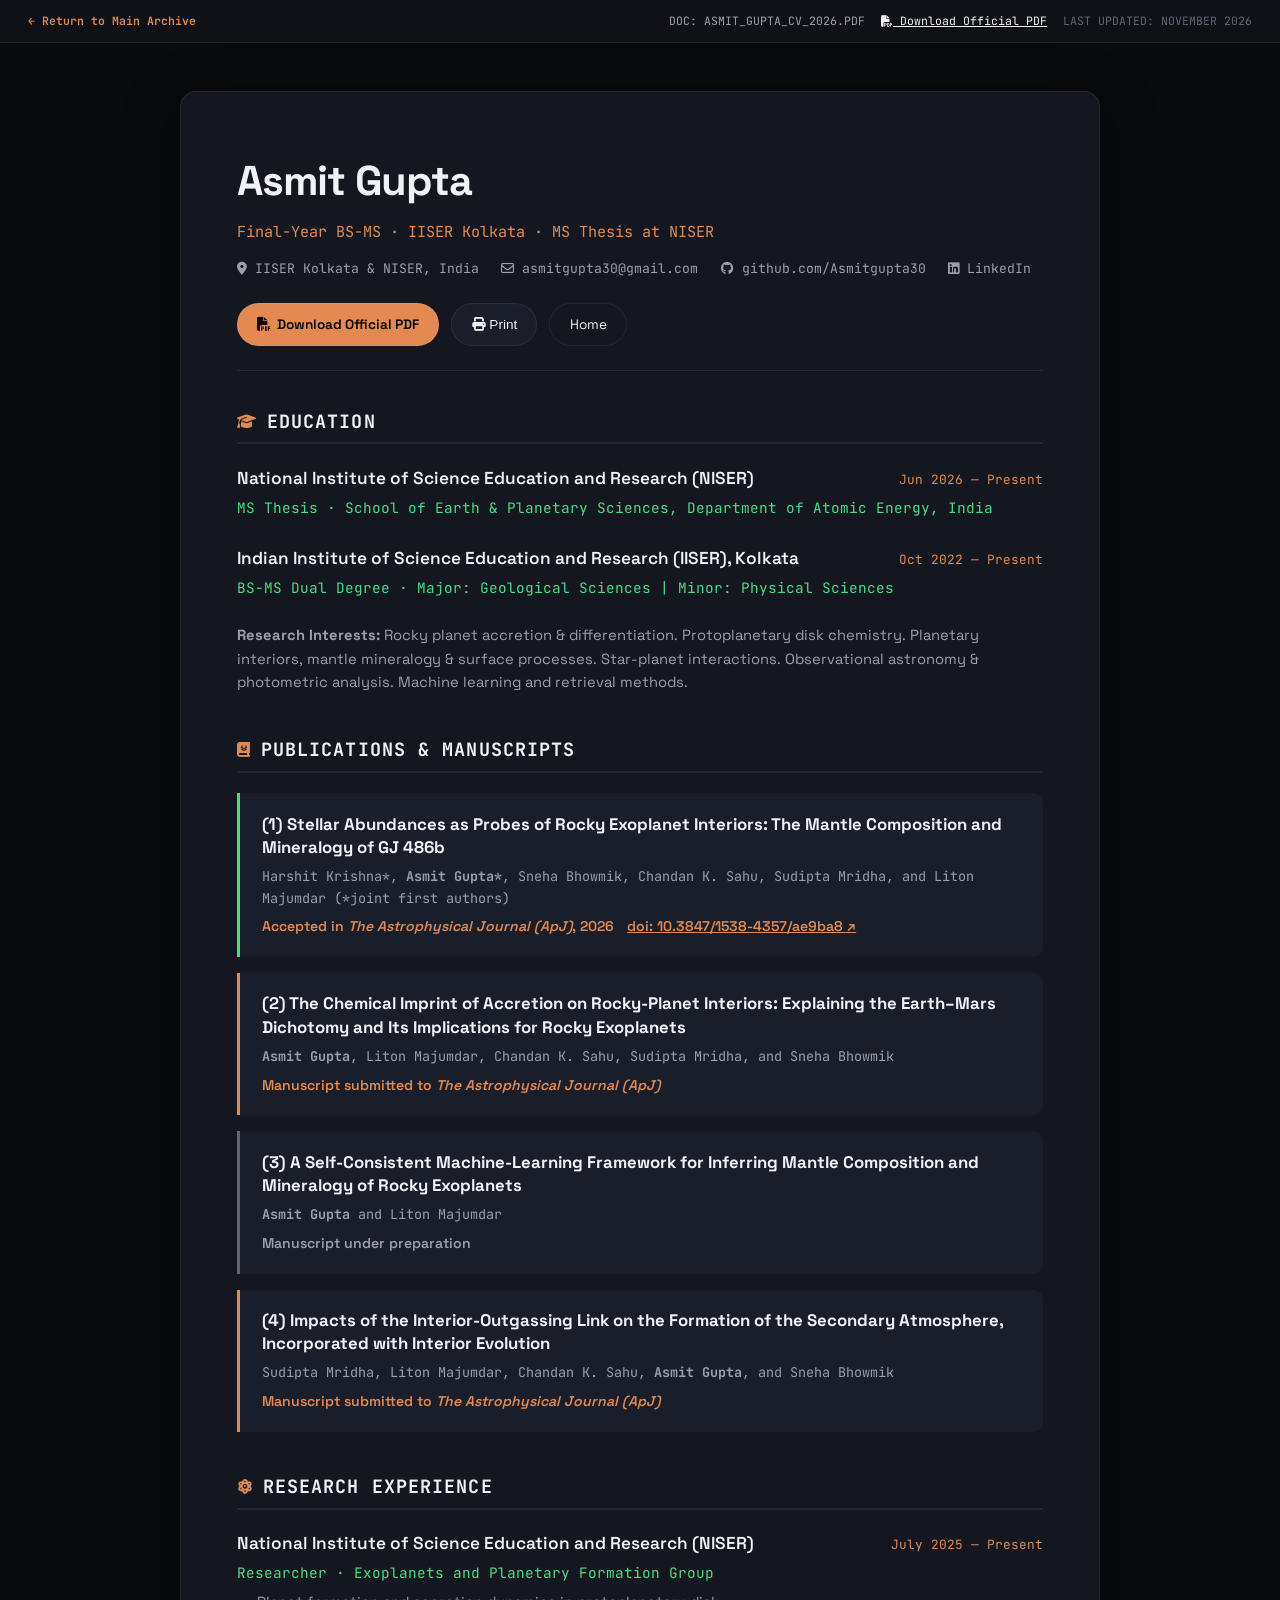
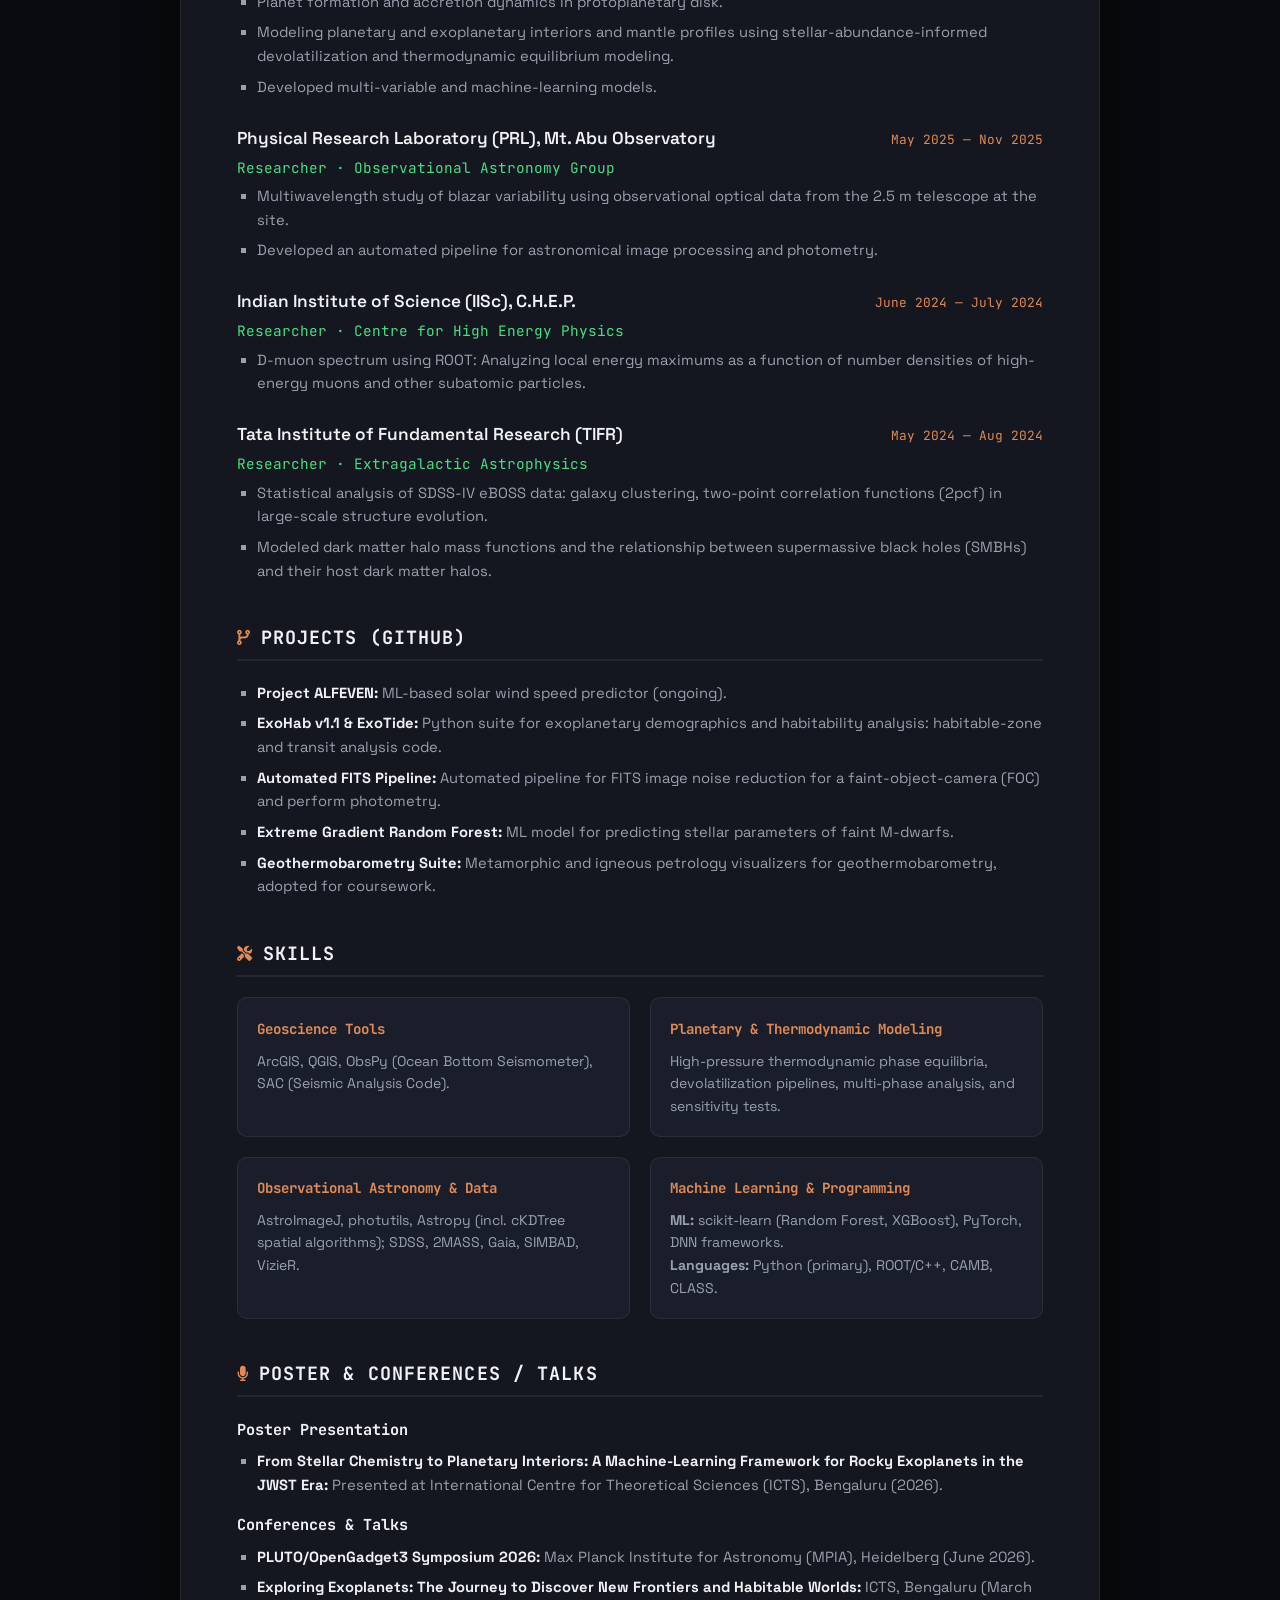
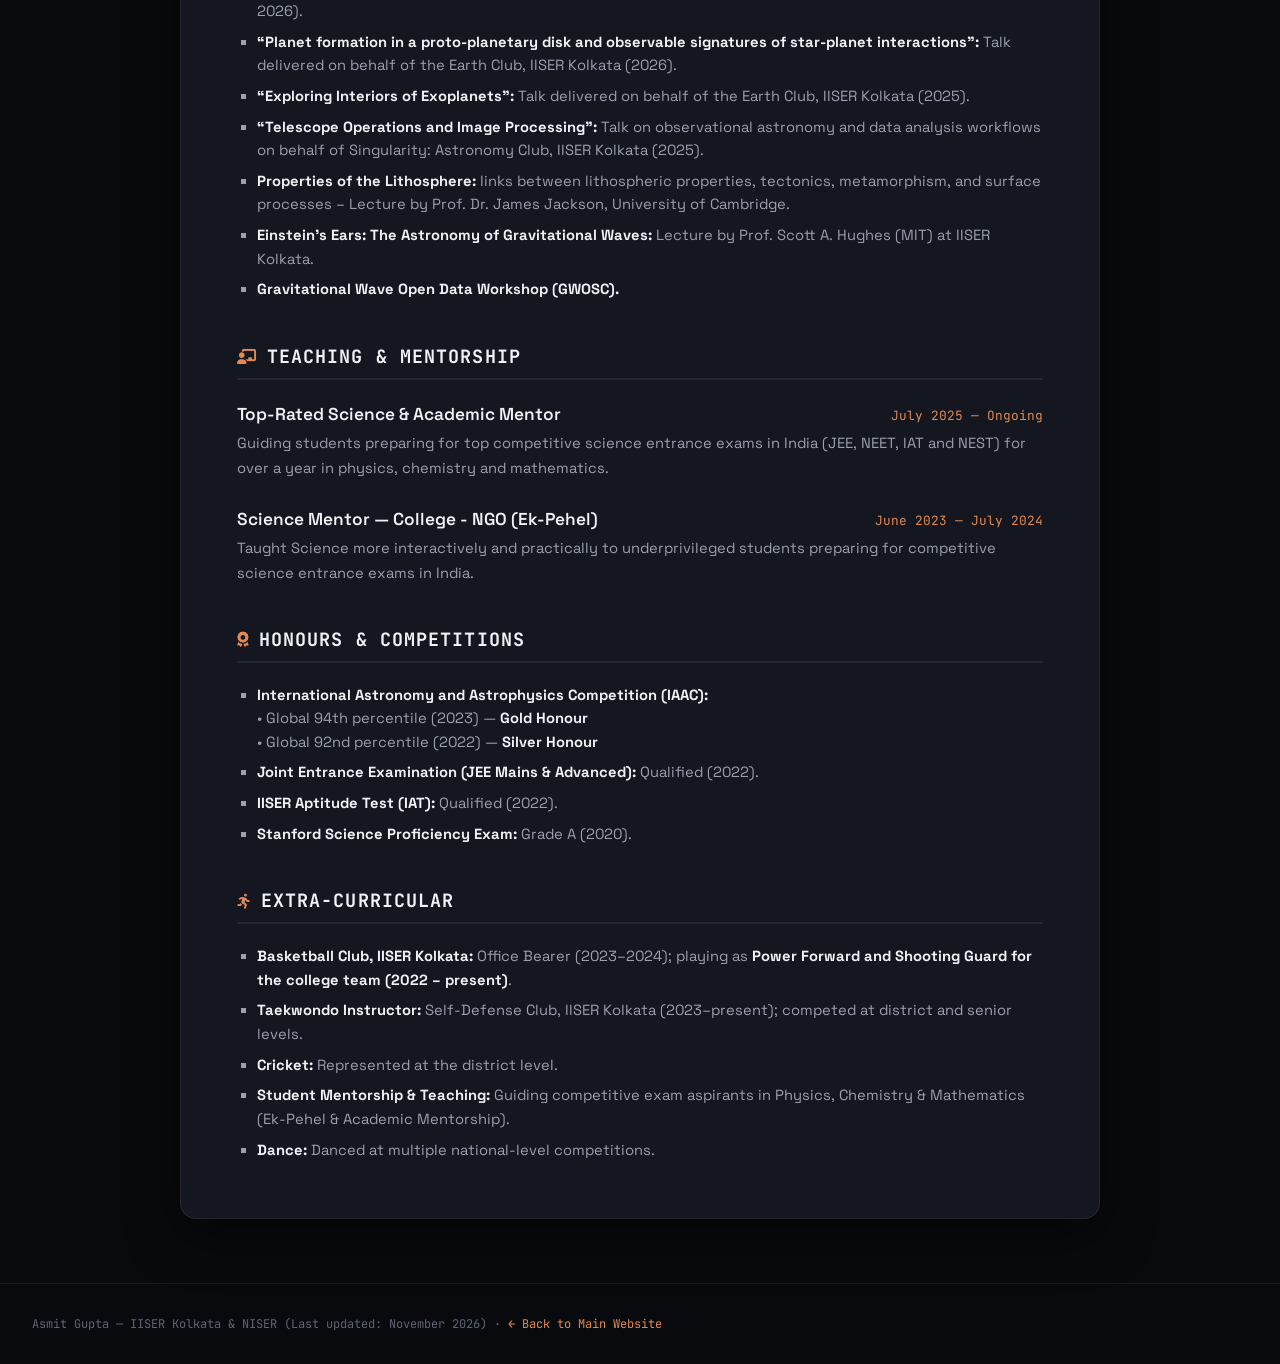
<file: cv.html>
<!DOCTYPE html>
<html lang="en" data-theme="dark">
<head>
  <meta charset="UTF-8">
  <meta name="viewport" content="width=device-width, initial-scale=1.0">
  <title>Curriculum Vitae — Asmit Gupta | IISER Kolkata & NISER</title>
  <link rel="icon" type="image/jpeg" href="assets/images/profile/asmit-gupta.jpg">
  <link rel="stylesheet" href="assets/css/style.css">
  <link rel="stylesheet" href="https://cdnjs.cloudflare.com/ajax/libs/font-awesome/6.5.1/css/all.min.css" integrity="sha512-DTOQO9RWCH3ppGqcWaEA1BIZOC6xxalwEsw9c2QQeAIftl+Vegovlnee1c9QX4TctnWMn13TZye+giMm8e2LwA==" crossorigin="anonymous" referrerpolicy="no-referrer" />
  
  <style>
    :root {
      --cyan: var(--amber);
      --font-mono: var(--mono);
      --text-muted: var(--muted);
      --text-dim: var(--dim);
      --surface-card: var(--surface-2);
      --radius-lg: 16px;
      --radius-md: 10px;
    }
    
    .cv-page-wrap {
      max-width: 920px;
      margin: 3rem auto;
      background: var(--surface);
      border: 1px solid var(--line);
      border-radius: var(--radius-lg);
      padding: 3.5rem;
      box-shadow: 0 15px 50px rgba(0, 0, 0, 0.5);
    }
    
    .cv-header-actions {
      display: flex;
      justify-content: space-between;
      align-items: flex-start;
      margin-bottom: 2.2rem;
      padding-bottom: 1.5rem;
      border-bottom: 1px solid var(--line);
      flex-wrap: wrap;
      gap: 1.5rem;
    }
    
    .cv-title-block h1 {
      font-size: 2.6rem;
      font-weight: 700;
      letter-spacing: -0.03em;
    }
    
    .cv-title-block .subtitle {
      font-family: var(--font-mono);
      color: var(--amber);
      font-size: 0.95rem;
      margin-top: 0.3rem;
    }
    
    .cv-contact-strip {
      display: flex;
      flex-wrap: wrap;
      gap: 1.4rem;
      margin-top: 0.9rem;
      font-family: var(--font-mono);
      font-size: 0.82rem;
      color: var(--text-muted);
    }
    
    .cv-contact-strip a:hover {
      color: var(--amber);
    }
    
    .cv-section {
      margin-top: 2.5rem;
      padding: 0;
      border: none;
    }
    
    .cv-section-title {
      font-size: 1.15rem;
      font-family: var(--font-mono);
      font-weight: 700;
      color: var(--text);
      text-transform: uppercase;
      letter-spacing: 0.06em;
      border-bottom: 2px solid var(--line);
      padding-bottom: 0.4rem;
      margin-bottom: 1.3rem;
      display: flex;
      align-items: center;
      gap: 0.6rem;
    }

    .cv-section-title i {
      color: var(--amber);
      font-size: 0.95rem;
    }
    
    .cv-entry {
      margin-bottom: 1.6rem;
    }
    
    .cv-entry-head {
      display: flex;
      justify-content: space-between;
      align-items: baseline;
      margin-bottom: 0.2rem;
      flex-wrap: wrap;
      gap: 0.5rem;
    }
    
    .cv-entry-title {
      font-size: 1.08rem;
      font-weight: 600;
      color: var(--text);
    }
    
    .cv-entry-time {
      font-family: var(--font-mono);
      font-size: 0.8rem;
      color: var(--amber);
    }
    
    .cv-entry-sub {
      font-size: 0.9rem;
      color: var(--sage);
      font-family: var(--font-mono);
      margin-bottom: 0.4rem;
    }
    
    .cv-entry-desc {
      font-size: 0.92rem;
      color: var(--text-muted);
      line-height: 1.65;
    }
    
    .cv-list {
      list-style-type: square;
      padding-left: 1.25rem;
      font-size: 0.92rem;
      color: var(--text-muted);
      display: flex;
      flex-direction: column;
      gap: 0.45rem;
      line-height: 1.6;
    }

    .cv-list strong {
      color: var(--text);
    }

    .pub-box {
      background: var(--surface-card);
      border-left: 3px solid var(--sage);
      padding: 1.2rem 1.4rem;
      border-radius: 0 var(--radius-md) var(--radius-md) 0;
      margin-bottom: 1rem;
    }
    .pub-box.submitted {
      border-left-color: var(--amber);
    }
    .pub-box.prep {
      border-left-color: var(--dim);
    }

    .pub-title {
      font-weight: 700;
      font-size: 1.05rem;
      color: var(--text);
      line-height: 1.4;
      margin-bottom: 0.4rem;
    }

    .pub-authors {
      font-family: var(--font-mono);
      font-size: 0.84rem;
      color: var(--text-muted);
      margin-bottom: 0.4rem;
    }

    .pub-journal {
      font-size: 0.88rem;
      color: var(--amber);
      font-weight: 600;
      display: flex;
      align-items: center;
      gap: 0.8rem;
      flex-wrap: wrap;
    }

    .cv-skills-grid {
      display: grid;
      grid-template-columns: repeat(auto-fit, minmax(260px, 1fr));
      gap: 1.2rem;
    }

    .cv-skill-cell {
      background: var(--surface-card);
      border: 1px solid var(--line);
      padding: 1.2rem;
      border-radius: var(--radius-md);
    }

    .cv-skill-cell h4 {
      font-family: var(--font-mono);
      font-size: 0.88rem;
      color: var(--amber);
      margin-bottom: 0.6rem;
    }

    @media print {
      body {
        background: #ffffff !important;
        color: #000000 !important;
      }
      .telemetry-bar, .site-header, .cv-header-actions .btn-group, .site-footer {
        display: none !important;
      }
      .cv-page-wrap {
        border: none !important;
        box-shadow: none !important;
        padding: 0 !important;
        margin: 0 !important;
        max-width: 100% !important;
      }
      .cv-entry-desc, .cv-contact-strip, .cv-list, .cv-skill-cell {
        color: #222222 !important;
        background: #ffffff !important;
      }
      .cv-section-title {
        border-color: #222222 !important;
        color: #000000 !important;
      }
      .pub-box {
        border-left: 3px solid #000000 !important;
        background: #f8fafc !important;
      }
      .cv-entry-time, .pub-journal {
        color: #444444 !important;
      }
    }
  </style>
</head>
<body>

  <!-- Top Telemetry HUD -->
  <aside class="telemetry-bar" style="display:flex; justify-content:space-between; padding:12px 28px; font-family:var(--mono); font-size:0.72rem; border-bottom:1px solid var(--line); background:var(--bg-2);">
    <div class="telemetry-left">
      <a href="index.html" style="color: var(--amber); font-weight: 600;">← Return to Main Archive</a>
    </div>
    <div class="telemetry-right" style="color:var(--muted); display:flex; gap:16px;">
      <span>DOC: ASMIT_GUPTA_CV_2026.PDF</span>
      <a href="cv.pdf" target="_blank" rel="noopener noreferrer" style="color:var(--text); text-decoration:underline;"><i class="fas fa-file-pdf"></i> Download Official PDF</a>
      <span style="color: var(--dim);">LAST UPDATED: NOVEMBER 2026</span>
    </div>
  </aside>

  <main class="container">
    <article class="cv-page-wrap">
      
      <!-- Top Actions Bar -->
      <div class="cv-header-actions">
        <div class="cv-title-block">
          <h1>Asmit Gupta</h1>
          <div class="subtitle">Final-Year BS-MS · IISER Kolkata · MS Thesis at NISER</div>
          <div class="cv-contact-strip">
            <span><i class="fa-solid fa-location-dot"></i> IISER Kolkata &amp; NISER, India</span>
            <a href="mailto:asmitgupta30@gmail.com"><i class="fa-regular fa-envelope"></i> asmitgupta30@gmail.com</a>
            <a href="https://github.com/Asmitgupta30" target="_blank" rel="noopener noreferrer"><i class="fa-brands fa-github"></i> github.com/Asmitgupta30</a>
            <a href="https://linkedin.com/in/asmit-gupta-45851a271" target="_blank" rel="noopener noreferrer"><i class="fa-brands fa-linkedin"></i> LinkedIn</a>
          </div>
        </div>
        <div class="btn-group" style="display: flex; gap: 0.75rem;">
          <a href="cv.pdf" target="_blank" rel="noopener noreferrer" class="btn-primary" style="padding: 0.6rem 1.2rem; font-size: 0.85rem; border:1px solid var(--line); border-radius:999px; background:var(--amber); color:#000; font-weight:600; text-decoration:none; display:inline-flex; align-items:center; gap:6px;">
            <i class="fa-solid fa-file-pdf"></i> Download Official PDF
          </a>
          <button onclick="window.print()" class="btn-primary" style="padding: 0.6rem 1.2rem; font-size: 0.85rem; border:1px solid var(--line); border-radius:999px; background:var(--surface-2); color:var(--text); cursor:pointer;">
            <i class="fa-solid fa-print"></i> Print
          </button>
          <a href="index.html" class="btn-secondary" style="padding: 0.6rem 1.2rem; font-size: 0.85rem; border:1px solid var(--line); border-radius:999px; text-decoration:none; color:var(--text);">
            Home
          </a>
        </div>
      </div>

      <!-- Education Section -->
      <section class="cv-section" style="margin-top: 0;">
        <h2 class="cv-section-title"><i class="fa-solid fa-graduation-cap"></i> Education</h2>
        
        <div class="cv-entry">
          <div class="cv-entry-head">
            <span class="cv-entry-title">National Institute of Science Education and Research (NISER)</span>
            <span class="cv-entry-time">Jun 2026 — Present</span>
          </div>
          <div class="cv-entry-sub">MS Thesis · School of Earth &amp; Planetary Sciences, Department of Atomic Energy, India</div>
        </div>

        <div class="cv-entry">
          <div class="cv-entry-head">
            <span class="cv-entry-title">Indian Institute of Science Education and Research (IISER), Kolkata</span>
            <span class="cv-entry-time">Oct 2022 — Present</span>
          </div>
          <div class="cv-entry-sub">BS-MS Dual Degree · Major: Geological Sciences | Minor: Physical Sciences</div>
        </div>

        <div style="margin-top: 0.8rem; font-size: 0.92rem; color: var(--text-muted); line-height: 1.6;">
          <strong>Research Interests:</strong> Rocky planet accretion &amp; differentiation. Protoplanetary disk chemistry. Planetary interiors, mantle mineralogy &amp; surface processes. Star-planet interactions. Observational astronomy &amp; photometric analysis. Machine learning and retrieval methods.
        </div>
      </section>

      <!-- Publications Section (Full List from Updated CV) -->
      <section class="cv-section">
        <h2 class="cv-section-title"><i class="fa-solid fa-book-journal-whills"></i> Publications &amp; Manuscripts</h2>
        
        <!-- Paper 1: Accepted ApJ -->
        <div class="pub-box">
          <div class="pub-title">
            (1) Stellar Abundances as Probes of Rocky Exoplanet Interiors: The Mantle Composition and Mineralogy of GJ 486b
          </div>
          <div class="pub-authors">
            Harshit Krishna*, <strong>Asmit Gupta*</strong>, Sneha Bhowmik, Chandan K. Sahu, Sudipta Mridha, and Liton Majumdar (*joint first authors)
          </div>
          <div class="pub-journal">
            <span>Accepted in <em>The Astrophysical Journal (ApJ)</em>, 2026</span>
            <a href="https://doi.org/10.3847/1538-4357/ae9ba8" target="_blank" rel="noopener noreferrer" style="color: var(--amber); text-decoration: underline;">
              doi: 10.3847/1538-4357/ae9ba8 ↗
            </a>
          </div>
        </div>

        <!-- Paper 2: Submitted to ApJ -->
        <div class="pub-box submitted">
          <div class="pub-title">
            (2) The Chemical Imprint of Accretion on Rocky-Planet Interiors: Explaining the Earth–Mars Dichotomy and Its Implications for Rocky Exoplanets
          </div>
          <div class="pub-authors">
            <strong>Asmit Gupta</strong>, Liton Majumdar, Chandan K. Sahu, Sudipta Mridha, and Sneha Bhowmik
          </div>
          <div class="pub-journal">
            <span style="color: var(--amber);">Manuscript submitted to <em>The Astrophysical Journal (ApJ)</em></span>
          </div>
        </div>

        <!-- Paper 3: In Prep -->
        <div class="pub-box prep">
          <div class="pub-title">
            (3) A Self-Consistent Machine-Learning Framework for Inferring Mantle Composition and Mineralogy of Rocky Exoplanets
          </div>
          <div class="pub-authors">
            <strong>Asmit Gupta</strong> and Liton Majumdar
          </div>
          <div class="pub-journal">
            <span style="color: var(--text-muted);">Manuscript under preparation</span>
          </div>
        </div>

        <!-- Paper 4: Submitted to ApJ -->
        <div class="pub-box submitted">
          <div class="pub-title">
            (4) Impacts of the Interior-Outgassing Link on the Formation of the Secondary Atmosphere, Incorporated with Interior Evolution
          </div>
          <div class="pub-authors">
            Sudipta Mridha, Liton Majumdar, Chandan K. Sahu, <strong>Asmit Gupta</strong>, and Sneha Bhowmik
          </div>
          <div class="pub-journal">
            <span style="color: var(--amber);">Manuscript submitted to <em>The Astrophysical Journal (ApJ)</em></span>
          </div>
        </div>
      </section>

      <!-- Research Experience (All as Researcher) -->
      <section class="cv-section">
        <h2 class="cv-section-title"><i class="fa-solid fa-atom"></i> Research Experience</h2>
        
        <!-- NISER -->
        <div class="cv-entry">
          <div class="cv-entry-head">
            <span class="cv-entry-title">National Institute of Science Education and Research (NISER)</span>
            <span class="cv-entry-time">July 2025 — Present</span>
          </div>
          <div class="cv-entry-sub">Researcher · Exoplanets and Planetary Formation Group</div>
          <ul class="cv-list">
            <li>Planet formation and accretion dynamics in protoplanetary disk.</li>
            <li>Modeling planetary and exoplanetary interiors and mantle profiles using stellar-abundance-informed devolatilization and thermodynamic equilibrium modeling.</li>
            <li>Developed multi-variable and machine-learning models.</li>
          </ul>
        </div>

        <!-- PRL Mt. Abu -->
        <div class="cv-entry">
          <div class="cv-entry-head">
            <span class="cv-entry-title">Physical Research Laboratory (PRL), Mt. Abu Observatory</span>
            <span class="cv-entry-time">May 2025 — Nov 2025</span>
          </div>
          <div class="cv-entry-sub">Researcher · Observational Astronomy Group</div>
          <ul class="cv-list">
            <li>Multiwavelength study of blazar variability using observational optical data from the 2.5 m telescope at the site.</li>
            <li>Developed an automated pipeline for astronomical image processing and photometry.</li>
          </ul>
        </div>

        <!-- IISc Bangalore -->
        <div class="cv-entry">
          <div class="cv-entry-head">
            <span class="cv-entry-title">Indian Institute of Science (IISc), C.H.E.P.</span>
            <span class="cv-entry-time">June 2024 — July 2024</span>
          </div>
          <div class="cv-entry-sub">Researcher · Centre for High Energy Physics</div>
          <ul class="cv-list">
            <li>D-muon spectrum using ROOT: Analyzing local energy maximums as a function of number densities of high-energy muons and other subatomic particles.</li>
          </ul>
        </div>

        <!-- TIFR Mumbai -->
        <div class="cv-entry">
          <div class="cv-entry-head">
            <span class="cv-entry-title">Tata Institute of Fundamental Research (TIFR)</span>
            <span class="cv-entry-time">May 2024 — Aug 2024</span>
          </div>
          <div class="cv-entry-sub">Researcher · Extragalactic Astrophysics</div>
          <ul class="cv-list">
            <li>Statistical analysis of SDSS-IV eBOSS data: galaxy clustering, two-point correlation functions (2pcf) in large-scale structure evolution.</li>
            <li>Modeled dark matter halo mass functions and the relationship between supermassive black holes (SMBHs) and their host dark matter halos.</li>
          </ul>
        </div>
      </section>

      <!-- Projects (GitHub) -->
      <section class="cv-section">
        <h2 class="cv-section-title"><i class="fa-solid fa-code-branch"></i> Projects (GitHub)</h2>
        <ul class="cv-list">
          <li><strong>Project ALFEVEN:</strong> ML-based solar wind speed predictor (ongoing).</li>
          <li><strong>ExoHab v1.1 &amp; ExoTide:</strong> Python suite for exoplanetary demographics and habitability analysis: habitable-zone and transit analysis code.</li>
          <li><strong>Automated FITS Pipeline:</strong> Automated pipeline for FITS image noise reduction for a faint-object-camera (FOC) and perform photometry.</li>
          <li><strong>Extreme Gradient Random Forest:</strong> ML model for predicting stellar parameters of faint M-dwarfs.</li>
          <li><strong>Geothermobarometry Suite:</strong> Metamorphic and igneous petrology visualizers for geothermobarometry, adopted for coursework.</li>
        </ul>
      </section>

      <!-- Skills Section -->
      <section class="cv-section">
        <h2 class="cv-section-title"><i class="fa-solid fa-screwdriver-wrench"></i> Skills</h2>
        
        <div class="cv-skills-grid">
          <div class="cv-skill-cell">
            <h4>Geoscience Tools</h4>
            <p style="font-size: 0.88rem; color: var(--text-muted); line-height: 1.6;">
              ArcGIS, QGIS, ObsPy (Ocean Bottom Seismometer), SAC (Seismic Analysis Code).
            </p>
          </div>

          <div class="cv-skill-cell">
            <h4>Planetary &amp; Thermodynamic Modeling</h4>
            <p style="font-size: 0.88rem; color: var(--text-muted); line-height: 1.6;">
              High-pressure thermodynamic phase equilibria, devolatilization pipelines, multi-phase analysis, and sensitivity tests.
            </p>
          </div>

          <div class="cv-skill-cell">
            <h4>Observational Astronomy &amp; Data</h4>
            <p style="font-size: 0.88rem; color: var(--text-muted); line-height: 1.6;">
              AstroImageJ, photutils, Astropy (incl. cKDTree spatial algorithms); SDSS, 2MASS, Gaia, SIMBAD, VizieR.
            </p>
          </div>

          <div class="cv-skill-cell">
            <h4>Machine Learning &amp; Programming</h4>
            <p style="font-size: 0.88rem; color: var(--text-muted); line-height: 1.6;">
              <strong>ML:</strong> scikit-learn (Random Forest, XGBoost), PyTorch, DNN frameworks.<br>
              <strong>Languages:</strong> Python (primary), ROOT/C++, CAMB, CLASS.
            </p>
          </div>
        </div>
      </section>

      <!-- Conferences & Talks -->
      <section class="cv-section">
        <h2 class="cv-section-title"><i class="fa-solid fa-microphone"></i> Poster &amp; Conferences / Talks</h2>
        
        <div style="margin-bottom: 1rem;">
          <h4 style="font-family:var(--font-mono); color:var(--text); font-size:0.95rem; margin-bottom:0.5rem;">Poster Presentation</h4>
          <ul class="cv-list">
            <li><strong>From Stellar Chemistry to Planetary Interiors: A Machine-Learning Framework for Rocky Exoplanets in the JWST Era:</strong> Presented at International Centre for Theoretical Sciences (ICTS), Bengaluru (2026).</li>
          </ul>
        </div>

        <div>
          <h4 style="font-family:var(--font-mono); color:var(--text); font-size:0.95rem; margin-bottom:0.5rem;">Conferences &amp; Talks</h4>
          <ul class="cv-list">
            <li><strong>PLUTO/OpenGadget3 Symposium 2026:</strong> Max Planck Institute for Astronomy (MPIA), Heidelberg (June 2026).</li>
            <li><strong>Exploring Exoplanets: The Journey to Discover New Frontiers and Habitable Worlds:</strong> ICTS, Bengaluru (March 2026).</li>
            <li><strong>“Planet formation in a proto-planetary disk and observable signatures of star-planet interactions”:</strong> Talk delivered on behalf of the Earth Club, IISER Kolkata (2026).</li>
            <li><strong>“Exploring Interiors of Exoplanets”:</strong> Talk delivered on behalf of the Earth Club, IISER Kolkata (2025).</li>
            <li><strong>“Telescope Operations and Image Processing”:</strong> Talk on observational astronomy and data analysis workflows on behalf of Singularity: Astronomy Club, IISER Kolkata (2025).</li>
            <li><strong>Properties of the Lithosphere:</strong> links between lithospheric properties, tectonics, metamorphism, and surface processes – Lecture by Prof. Dr. James Jackson, University of Cambridge.</li>
            <li><strong>Einstein’s Ears: The Astronomy of Gravitational Waves:</strong> Lecture by Prof. Scott A. Hughes (MIT) at IISER Kolkata.</li>
            <li><strong>Gravitational Wave Open Data Workshop (GWOSC).</strong></li>
          </ul>
        </div>
      </section>

      <!-- Teachings -->
      <section class="cv-section">
        <h2 class="cv-section-title"><i class="fa-solid fa-chalkboard-user"></i> Teaching &amp; Mentorship</h2>
        <div class="cv-entry">
          <div class="cv-entry-head">
            <span class="cv-entry-title">Top-Rated Science &amp; Academic Mentor</span>
            <span class="cv-entry-time">July 2025 — Ongoing</span>
          </div>
          <div class="cv-entry-desc">
            Guiding students preparing for top competitive science entrance exams in India (JEE, NEET, IAT and NEST) for over a year in physics, chemistry and mathematics.
          </div>
        </div>

        <div class="cv-entry">
          <div class="cv-entry-head">
            <span class="cv-entry-title">Science Mentor — College - NGO (Ek-Pehel)</span>
            <span class="cv-entry-time">June 2023 — July 2024</span>
          </div>
          <div class="cv-entry-desc">
            Taught Science more interactively and practically to underprivileged students preparing for competitive science entrance exams in India.
          </div>
        </div>
      </section>

      <!-- Honours & Competitions -->
      <section class="cv-section">
        <h2 class="cv-section-title"><i class="fa-solid fa-award"></i> Honours &amp; Competitions</h2>
        <ul class="cv-list">
          <li><strong>International Astronomy and Astrophysics Competition (IAAC):</strong>
            <br>• Global 94th percentile (2023) — <strong>Gold Honour</strong>
            <br>• Global 92nd percentile (2022) — <strong>Silver Honour</strong>
          </li>
          <li><strong>Joint Entrance Examination (JEE Mains &amp; Advanced):</strong> Qualified (2022).</li>
          <li><strong>IISER Aptitude Test (IAT):</strong> Qualified (2022).</li>
          <li><strong>Stanford Science Proficiency Exam:</strong> Grade A (2020).</li>
        </ul>
      </section>

      <!-- Extra-Curricular -->
      <section class="cv-section">
        <h2 class="cv-section-title"><i class="fa-solid fa-person-running"></i> Extra-Curricular</h2>
        <ul class="cv-list">
          <li><strong>Basketball Club, IISER Kolkata:</strong> Office Bearer (2023–2024); playing as <strong>Power Forward and Shooting Guard for the college team (2022 – present)</strong>.</li>
          <li><strong>Taekwondo Instructor:</strong> Self-Defense Club, IISER Kolkata (2023–present); competed at district and senior levels.</li>
          <li><strong>Cricket:</strong> Represented at the district level.</li>
          <li><strong>Student Mentorship &amp; Teaching:</strong> Guiding competitive exam aspirants in Physics, Chemistry &amp; Mathematics (Ek-Pehel &amp; Academic Mentorship).</li>
          <li><strong>Dance:</strong> Danced at multiple national-level competitions.</li>
        </ul>
      </section>

    </article>
  </main>

  <footer class="site-footer" style="margin-top: 4rem; text-align:center; padding:2rem; font-family:var(--mono); font-size:0.75rem; color:var(--dim); border-top:1px solid var(--line);">
    <div class="container footer-content">
      <span>Asmit Gupta — IISER Kolkata &amp; NISER (Last updated: November 2026)</span> ·
      <a href="index.html" style="color:var(--amber);">← Back to Main Website</a>
    </div>
  </footer>

</body>
</html>
</file>
<file: assets/css/style.css>
/* ==========================================================================
   Asmit Gupta — Personal Academic Website
   Warm Basalt & Chondrite Cosmic Theme (Bespoke Editorial Architecture)
   ========================================================================== */

@import url('https://fonts.googleapis.com/css2?family=Space+Grotesk:wght@300;400;500;600;700&family=JetBrains+Mono:wght@300;400;500;600&family=Instrument+Serif:ital@0;1&display=swap');

:root {
  /* Warm Basalt & Deep Space Obsidian Foundation */
  --bg: #090a0d;
  --bg-2: #0f1117;
  --surface: #141720;
  --surface-2: #1a1e2b;
  --surface-hover: #222736;
  --line: rgba(235, 230, 220, 0.08);
  --line-2: rgba(235, 230, 220, 0.16);
  --text: #f0f2f5;
  --muted: #9ba0af;
  --dim: #5f6575;
  
  /* Planetary & Stellar Color System */
  --amber: #e28a52;        /* Warm Chondrite Ochre / Solar Photosphere */
  --amber-glow: rgba(226, 138, 82, 0.3);
  --sage: #4ade80;         /* Mantle Olivine / Silicate Sage */
  --sage-glow: rgba(74, 222, 128, 0.25);
  --gfp: var(--sage);
  --azure: #60a5fa;        /* Telescopic Blazar / Optical Wavelength */
  --rho: #f43f5e;          /* H-Alpha Spectral Line */
  
  --mono: 'JetBrains Mono', ui-monospace, monospace;
  --sans: 'Space Grotesk', system-ui, -apple-system, sans-serif;
  --serif: 'Instrument Serif', Georgia, serif;
  --max: 1200px;
}

* { box-sizing: border-box; margin: 0; padding: 0; }
html { scroll-behavior: smooth; background: var(--bg); color-scheme: dark; }
body {
  font-family: var(--sans);
  background: var(--bg);
  color: var(--text);
  line-height: 1.6;
  -webkit-font-smoothing: antialiased;
  overflow-x: hidden;
}

a { color: inherit; text-decoration: none; }
::selection { background: var(--amber); color: #000; }
:focus-visible { outline: 2px solid var(--amber); outline-offset: 3px; border-radius: 4px; }
.mono { font-family: var(--mono); }
.wrap { max-width: var(--max); margin: 0 auto; padding: 0 28px; }

/* ---------- Fixed Top Navigation ---------- */
header.nav {
  position: fixed;
  top: 0; left: 0; right: 0;
  z-index: 50;
  transition: background .3s, border-color .3s, backdrop-filter .3s;
  border-bottom: 1px solid transparent;
}
header.nav.scrolled {
  background: rgba(9, 10, 13, .86);
  backdrop-filter: blur(14px);
  -webkit-backdrop-filter: blur(14px);
  border-color: var(--line);
}
.nav-inner {
  display: flex;
  align-items: center;
  justify-content: space-between;
  height: 64px;
}
.brand {
  display: flex;
  align-items: center;
  gap: 10px;
  font: 600 .86rem var(--mono);
  letter-spacing: .02em;
  text-decoration: none;
}
.brand-planet {
  position: relative;
  width: 22px;
  height: 22px;
  display: inline-flex;
  align-items: center;
  justify-content: center;
}
.planet-core {
  width: 10px;
  height: 10px;
  border-radius: 50%;
  background: radial-gradient(circle at 35% 35%, #fed7aa, var(--amber) 70%, #9a3412 100%);
  box-shadow: 0 0 10px rgba(226, 138, 82, 0.7);
  z-index: 2;
}
.planet-ring {
  position: absolute;
  width: 24px;
  height: 8px;
  border-radius: 50%;
  border: 1.5px solid rgba(226, 138, 82, 0.75);
  transform: rotate(-24deg);
  pointer-events: none;
  z-index: 1;
}
.planet-moon {
  position: absolute;
  width: 3.5px;
  height: 3.5px;
  border-radius: 50%;
  background: var(--sage);
  box-shadow: 0 0 6px var(--sage);
  top: 50%;
  left: 50%;
  margin-top: -1.75px;
  margin-left: -1.75px;
  animation: moonOrbit 4.5s linear infinite;
  z-index: 3;
}
@keyframes moonOrbit {
  0% { transform: rotate(0deg) translateX(13px) rotate(0deg); }
  100% { transform: rotate(360deg) translateX(13px) rotate(-360deg); }
}
.brand-text {
  color: var(--text);
  font-weight: 600;
}
.brand-sub {
  font-size: .56rem;
  font-weight: 500;
  letter-spacing: .08em;
  color: var(--amber);
  background: rgba(226, 138, 82, 0.12);
  border: 1px solid rgba(226, 138, 82, 0.28);
  padding: 1px 6px;
  border-radius: 999px;
  text-transform: uppercase;
}
.nav-links {
  display: flex;
  gap: 12px;
  list-style: none;
  align-items: center;
}
.nav-links a {
  display: inline-flex;
  align-items: center;
  gap: 6px;
  font: 500 .74rem var(--mono);
  color: var(--muted);
  letter-spacing: .03em;
  padding: 6px 12px;
  border-radius: 999px;
  border: 1px solid transparent;
  transition: all .2s ease;
}
.nav-links a .nav-num {
  font-size: .62rem;
  color: var(--dim);
  font-weight: 600;
  transition: color .2s;
}
.nav-links a:hover,
.nav-links a.active {
  color: var(--text);
  background: rgba(226, 138, 82, 0.08);
  border-color: rgba(226, 138, 82, 0.2);
}
.nav-links a:hover .nav-num,
.nav-links a.active .nav-num {
  color: var(--amber);
}
.nav-cv {
  display: inline-flex;
  align-items: center;
  gap: 8px;
  font: 500 .72rem var(--mono);
  border: 1px solid rgba(226, 138, 82, 0.35);
  background: rgba(14, 17, 23, .8);
  padding: 7px 15px;
  border-radius: 999px;
  transition: all .25s cubic-bezier(0.16, 1, 0.3, 1);
  color: var(--text);
  box-shadow: 0 0 10px rgba(0, 0, 0, 0.5);
}
.nav-cv i {
  color: var(--amber);
  font-size: .78rem;
  transition: transform .3s ease;
}
.nav-cv:hover {
  border-color: var(--amber);
  background: rgba(226, 138, 82, 0.16);
  color: #fff;
  box-shadow: 0 0 16px rgba(226, 138, 82, 0.3);
  transform: translateY(-1px);
}
.nav-cv:hover i {
  transform: translateY(-2px) rotate(-14deg);
}
.menu-btn {
  display: none;
  background: none;
  border: 0;
  color: var(--text);
  font-size: 1.1rem;
  cursor: pointer;
  padding: 6px;
}

/* ---------- Hero Section (Interactive Keplerian Orbits & Disk Canvas) ---------- */
.hero {
  position: relative;
  min-height: 100vh;
  min-height: 100svh;
  display: flex;
  align-items: flex-end;
  overflow: hidden;
  padding-top: 100px;
  padding-bottom: 8vh;
}
#field {
  position: absolute;
  inset: 0;
  width: 100%;
  height: 100%;
  display: block;
  z-index: 1;
}
.hero:after {
  content: "";
  position: absolute;
  inset: 0;
  pointer-events: none;
  z-index: 2;
  background: 
    radial-gradient(ellipse at 70% 40%, transparent 0%, rgba(9, 10, 13, .45) 55%, var(--bg) 100%),
    linear-gradient(to bottom, transparent 55%, var(--bg) 100%);
}

/* Scientific Telemetry Console HUD */
.hud {
  position: absolute;
  z-index: 3;
  pointer-events: none;
}
.hud-tr {
  top: 84px;
  right: 28px;
}
.hud-console {
  background: rgba(14, 17, 23, 0.84);
  backdrop-filter: blur(14px);
  -webkit-backdrop-filter: blur(14px);
  border: 1px solid rgba(226, 138, 82, 0.28);
  border-radius: 12px;
  padding: 10px 14px;
  font: 400 .62rem/1.65 var(--mono);
  box-shadow: 0 10px 30px rgba(0, 0, 0, 0.5), inset 0 0 14px rgba(226, 138, 82, 0.04);
  max-width: 320px;
  pointer-events: auto;
  transition: border-color .3s, box-shadow .3s;
}
.hud-console:hover {
  border-color: rgba(226, 138, 82, 0.5);
  box-shadow: 0 10px 35px rgba(0, 0, 0, 0.6), 0 0 16px rgba(226, 138, 82, 0.18);
}
.hud-header {
  display: flex;
  align-items: center;
  gap: 7px;
  padding-bottom: 5px;
  margin-bottom: 5px;
  border-bottom: 1px solid var(--line);
  font-size: .56rem;
  letter-spacing: .08em;
  text-transform: uppercase;
}
.hud-blip {
  width: 6px;
  height: 6px;
  border-radius: 50%;
  background: var(--sage);
  box-shadow: 0 0 8px var(--sage);
  animation: pulseGreen 1.8s infinite;
}
@keyframes pulseGreen {
  70% { box-shadow: 0 0 0 6px rgba(74, 222, 128, 0); }
  100% { box-shadow: 0 0 0 0 rgba(74, 222, 128, 0); }
}
.hud-title {
  color: var(--muted);
  font-weight: 600;
}
.hud-ping {
  margin-left: auto;
  font-size: .5rem;
  padding: 1px 5px;
  border-radius: 4px;
  background: rgba(74, 222, 128, 0.15);
  border: 1px solid rgba(74, 222, 128, 0.3);
  color: var(--sage);
  font-weight: 700;
}
.hud-body {
  color: #cfd2dc;
}
.hud-row {
  white-space: nowrap;
}
.hud-label {
  color: var(--muted);
  font-weight: 600;
  margin-right: 4px;
}
.hud-val {
  color: #e2e8f0;
}
.hud-row em {
  font-style: italic;
  color: var(--amber);
  opacity: 0.9;
}
.hud-meta {
  display: flex;
  justify-content: space-between;
  margin-top: 5px;
  padding-top: 5px;
  border-top: 1px dashed var(--line);
  color: var(--dim);
}
.hud-meta b {
  color: #f0f2f5;
  font-weight: 500;
}
.hud .c1 { color: var(--sage); font-weight: 600; }
.hud .c2 { color: var(--amber); font-weight: 600; }

.scalebar {
  position: absolute;
  z-index: 3;
  right: 28px;
  bottom: 24px;
  font: 400 .62rem var(--mono);
  color: var(--muted);
  text-align: center;
  pointer-events: none;
  opacity: 0.8;
}
.scalebar i {
  display: block;
  width: 84px;
  height: 2px;
  background: var(--text);
  margin-bottom: 6px;
}

/* Hero Content — Strictly Left Aligned Top-Left Name Focus */
.hero-content {
  position: relative;
  z-index: 4;
  width: 100%;
}
.status {
  display: inline-flex;
  align-items: center;
  gap: 10px;
  font: 500 .7rem var(--mono);
  color: var(--muted);
  border: 1px solid rgba(226, 138, 82, 0.3);
  background: rgba(14, 17, 23, .88);
  backdrop-filter: blur(12px);
  padding: 6px 14px 6px 8px;
  border-radius: 999px;
  margin-bottom: 24px;
  cursor: pointer;
  transition: all .25s ease;
  user-select: none;
  box-shadow: 0 4px 20px rgba(0, 0, 0, 0.4);
}
.status-badge {
  display: inline-flex;
  align-items: center;
  gap: 5px;
  font-size: .58rem;
  letter-spacing: .08em;
  text-transform: uppercase;
  color: var(--amber);
  background: rgba(226, 138, 82, 0.14);
  border: 1px solid rgba(226, 138, 82, 0.32);
  padding: 2px 7px;
  border-radius: 999px;
  font-weight: 600;
}
.status-badge i {
  font-size: .62rem;
  animation: antennaWiggle 3.5s ease-in-out infinite;
}
@keyframes antennaWiggle {
  0%, 100% { transform: rotate(0deg); }
  25% { transform: rotate(-8deg); }
  75% { transform: rotate(8deg); }
}
.status-text {
  color: #e2e8f0;
  letter-spacing: .015em;
}
.status-hint {
  font-size: .62rem;
  color: var(--dim);
  margin-left: 4px;
  display: inline-flex;
  align-items: center;
  gap: 5px;
  border-left: 1px solid var(--line-2);
  padding-left: 8px;
  transition: color .2s;
}
.status:hover,
.status:focus-visible {
  border-color: var(--amber);
  color: var(--text);
  outline: 2px solid var(--amber);
  outline-offset: 2px;
  box-shadow: 0 0 18px rgba(226, 138, 82, 0.28);
  transform: translateY(-1px);
}
.status:hover .status-hint,
.status:focus-visible .status-hint {
  color: var(--amber);
}
.status:hover .status-hint i,
.status:focus-visible .status-hint i {
  transform: rotate(180deg);
  transition: transform .45s cubic-bezier(0.34, 1.56, 0.64, 1);
}
.pulse {
  width: 7px;
  height: 7px;
  border-radius: 50%;
  background: var(--amber);
  box-shadow: 0 0 0 0 rgba(226, 138, 82, .6);
  animation: pulse 2s infinite;
}
@keyframes pulse {
  70% { box-shadow: 0 0 0 9px rgba(226, 138, 82, 0); }
  100% { box-shadow: 0 0 0 0 rgba(226, 138, 82, 0); }
}

.hero h1 {
  font-weight: 600;
  font-size: clamp(3.2rem, 9.5vw, 7.8rem);
  line-height: .92;
  letter-spacing: -.05em;
  margin-bottom: 24px;
  color: var(--text);
}
.hero h1 em {
  font-family: var(--serif);
  font-weight: 400;
  font-style: italic;
  letter-spacing: -.015em;
  color: var(--muted);
  display: block;
  font-size: clamp(2rem, 4.8vw, 3.8rem);
  margin-top: 6px;
  line-height: 1.1;
}

.hero-sub {
  display: flex;
  flex-direction: column;
  align-items: flex-start;
  gap: 20px;
  border-top: 1px solid var(--line);
  padding-top: 24px;
  max-width: 58ch;
}
.hero-sub p {
  font-size: clamp(1rem, 1.45vw, 1.18rem);
  color: #cfd2dc;
  line-height: 1.6;
}
.hero-sub p .g { color: var(--sage); }
.hero-sub p .a { color: var(--amber); }

.hero-actions {
  display: flex;
  gap: 12px;
  justify-content: flex-start;
  align-items: center;
  margin-top: 4px;
}
.btn {
  display: inline-flex;
  align-items: center;
  gap: 9px;
  font: 500 .76rem var(--mono);
  padding: 12px 18px;
  border-radius: 999px;
  border: 1px solid var(--line-2);
  transition: .2s;
  background: rgba(14, 17, 23, .6);
  color: var(--text);
}
.btn:hover { border-color: var(--text); }
.btn.primary { background: var(--text); color: #000; border-color: var(--text); font-weight: 600; }
.btn.primary:hover { background: var(--amber); border-color: var(--amber); color: #000; }

/* ==========================================================================
   Bespoke Editorial Section Architecture (NOT an exact copy of Tanmay)
   ========================================================================== */
section.block {
  padding: 120px 0 0;
  scroll-margin-top: 80px;
  position: relative;
  z-index: 3;
}

/* Fluid Section Header */
.sec-header {
  margin-bottom: 50px;
  border-bottom: 1px solid var(--line);
  padding-bottom: 24px;
}
.sec-meta {
  display: inline-flex;
  align-items: center;
  gap: 10px;
  font: 500 .68rem var(--mono);
  color: var(--dim);
  letter-spacing: .12em;
  text-transform: uppercase;
  margin-bottom: 12px;
}
.sec-num {
  color: var(--amber);
  font-weight: 600;
}
.sec-headline {
  font-size: clamp(2.1rem, 4.6vw, 3.4rem);
  font-weight: 600;
  letter-spacing: -.04em;
  line-height: 1.1;
  color: var(--text);
}
.sec-headline em {
  font-family: var(--serif);
  font-weight: 400;
  font-style: italic;
  color: var(--muted);
}

/* ---------- 01 / Profile & Voice (Editorial Asymmetric Layout) ---------- */
.profile-editorial {
  display: grid;
  grid-template-columns: minmax(0, 1.4fr) minmax(0, 1fr);
  gap: 56px;
  align-items: start;
}
.editorial-quote {
  background: var(--bg-2);
  border: 1px solid var(--line);
  border-radius: 18px;
  padding: 40px;
  position: relative;
}
.quote-lead {
  font-size: clamp(1.25rem, 2vw, 1.6rem);
  font-weight: 500;
  line-height: 1.45;
  color: var(--text);
  letter-spacing: -.02em;
  margin-bottom: 20px;
}
.quote-lead .highlight-name {
  color: var(--amber);
  font-weight: 600;
}
.quote-body {
  font-size: 1.02rem;
  line-height: 1.7;
  color: #cfd2dc;
  margin-bottom: 16px;
}
.pursuits-pills {
  display: flex;
  gap: 8px;
  flex-wrap: wrap;
  margin-top: 28px;
  padding-top: 22px;
  border-top: 1px solid var(--line);
}
.pill-tag {
  display: inline-flex;
  align-items: center;
  gap: 7px;
  font: 500 .68rem var(--mono);
  color: var(--muted);
  background: var(--surface);
  border: 1px solid var(--line-2);
  padding: 6px 13px;
  border-radius: 999px;
  transition: .2s;
}
.pill-tag i { color: var(--amber); font-size: .75rem; }
.pill-tag:hover { color: var(--text); border-color: var(--amber); }

.editorial-aside {
  display: flex;
  flex-direction: column;
  gap: 20px;
}
.portrait-card {
  border: 1px solid var(--line);
  border-radius: 18px;
  overflow: hidden;
  background: var(--surface);
  position: relative;
}
.portrait-card img {
  width: 100%;
  aspect-ratio: 4/4.8;
  object-fit: cover;
  display: block;
  filter: grayscale(.7) contrast(1.05);
  transition: filter .6s ease;
}
.portrait-card:hover img {
  filter: grayscale(0) contrast(1);
}
.portrait-meta {
  padding: 16px 20px;
  background: var(--bg-2);
  border-top: 1px solid var(--line);
}
.p-title {
  font-weight: 600;
  font-size: 1.05rem;
  letter-spacing: -.02em;
}
.p-sub {
  font-size: .84rem;
  color: var(--muted);
  margin-top: 2px;
}
.p-location {
  font: 400 .68rem var(--mono);
  color: var(--amber);
  margin-top: 6px;
  display: flex;
  align-items: center;
  gap: 6px;
}

.quick-facts-box {
  background: var(--bg-2);
  border: 1px solid var(--line);
  border-radius: 14px;
  padding: 22px;
  display: flex;
  flex-direction: column;
  gap: 14px;
}
.q-fact {
  display: flex;
  justify-content: space-between;
  align-items: baseline;
  font-size: .86rem;
  border-bottom: 1px solid var(--line);
  padding-bottom: 10px;
}
.q-fact:last-child { border-bottom: 0; padding-bottom: 0; }
.q-label { font: 400 .68rem var(--mono); color: var(--dim); text-transform: uppercase; }
.q-val { font-weight: 500; color: var(--text); text-align: right; }

/* ---------- 02 / Research Dossier (Bespoke Staggered Cards) ---------- */
.dossier-grid {
  display: grid;
  grid-template-columns: repeat(2, 1fr);
  gap: 22px;
}
.dossier-card {
  background: var(--bg-2);
  border: 1px solid var(--line);
  border-radius: 16px;
  padding: 30px;
  display: flex;
  flex-direction: column;
  position: relative;
  transition: border-color .3s, transform .3s;
}
.dossier-card:hover {
  border-color: var(--line-2);
  transform: translateY(-3px);
}
.dossier-top {
  display: flex;
  justify-content: space-between;
  align-items: flex-start;
  margin-bottom: 14px;
  gap: 12px;
}
.dossier-time {
  font: 500 .68rem var(--mono);
  color: var(--muted);
}
.dossier-time .now-badge {
  display: inline-flex;
  align-items: center;
  gap: 6px;
  color: var(--amber);
  font-weight: 600;
  margin-right: 8px;
}
.role-badge {
  font: 600 .66rem var(--mono);
  text-transform: uppercase;
  letter-spacing: .08em;
  color: var(--amber);
  background: rgba(226, 138, 82, 0.12);
  border: 1px solid rgba(226, 138, 82, 0.3);
  padding: 4px 10px;
  border-radius: 999px;
  flex-shrink: 0;
}
.dossier-card h3 {
  font-size: 1.35rem;
  font-weight: 600;
  letter-spacing: -.03em;
  line-height: 1.25;
  margin-bottom: 6px;
}
.dossier-inst {
  font-size: .88rem;
  color: var(--muted);
  display: flex;
  align-items: center;
  gap: 8px;
  margin-bottom: 18px;
}
.dossier-inquiry {
  background: var(--surface);
  border-left: 2px solid var(--amber);
  padding: 10px 14px;
  border-radius: 0 8px 8px 0;
  margin-bottom: 18px;
  font-size: .92rem;
  color: var(--text);
  font-family: var(--serif);
  font-style: italic;
  font-size: 1.05rem;
}
.dossier-inquiry small {
  display: block;
  font: 500 .62rem var(--mono);
  text-transform: uppercase;
  color: var(--amber);
  font-style: normal;
  letter-spacing: .08em;
  margin-bottom: 2px;
}
.dossier-card ul {
  list-style: none;
  font-size: .9rem;
  color: #cfd2dc;
  margin-bottom: 24px;
  flex: 1;
}
.dossier-card li {
  position: relative;
  padding-left: 18px;
  margin-bottom: 8px;
  line-height: 1.55;
}
.dossier-card li:before {
  content: "→";
  position: absolute;
  left: 0;
  color: var(--dim);
  font-family: var(--mono);
  font-size: .8rem;
}
.dossier-tags {
  display: flex;
  gap: 6px;
  flex-wrap: wrap;
  border-top: 1px solid var(--line);
  padding-top: 16px;
}
.dossier-tag {
  font: 400 .62rem var(--mono);
  color: var(--muted);
  background: var(--surface);
  border: 1px solid var(--line);
  padding: 3px 8px;
  border-radius: 999px;
}

/* ---------- 03 / Single Paper Card (Understated, Scholar-First) ---------- */
.single-paper-card {
  background: var(--bg-2);
  border: 1px solid var(--line-2);
  border-radius: 18px;
  padding: 38px 42px;
  margin-bottom: 40px;
  position: relative;
}
.paper-badge {
  display: inline-flex;
  align-items: center;
  gap: 7px;
  font: 600 .66rem var(--mono);
  text-transform: uppercase;
  letter-spacing: .08em;
  color: var(--sage);
  background: rgba(74, 222, 128, 0.1);
  border: 1px solid rgba(74, 222, 128, 0.28);
  padding: 4px 11px;
  border-radius: 999px;
  margin-bottom: 18px;
}
.paper-title {
  font-size: clamp(1.4rem, 2.4vw, 2rem);
  font-weight: 600;
  letter-spacing: -.03em;
  line-height: 1.25;
  margin-bottom: 14px;
  color: var(--text);
}
.paper-authors {
  font-size: .95rem;
  color: var(--muted);
  margin-bottom: 8px;
  line-height: 1.5;
}
.paper-authors b {
  color: var(--text);
  font-weight: 600;
}
.author-note {
  font: 400 .72rem var(--mono);
  color: var(--amber);
}
.paper-venue {
  font-family: var(--serif);
  font-style: italic;
  font-size: 1.2rem;
  color: #cfd2dc;
  margin-bottom: 16px;
}
.paper-summary {
  font-size: .95rem;
  color: var(--muted);
  line-height: 1.65;
  max-width: 78ch;
  margin-bottom: 24px;
}
.paper-doi-btn {
  display: inline-flex;
  align-items: center;
  gap: 10px;
  font: 600 .76rem var(--mono);
  color: var(--text);
  background: var(--surface);
  border: 1px solid var(--line-2);
  padding: 11px 20px;
  border-radius: 999px;
  transition: .25s;
}
.paper-doi-btn:hover {
  background: var(--amber);
  border-color: var(--amber);
  color: #000;
}

/* Talks & Colloquia Sub-Grid */
.talks-subhead {
  font: 600 .76rem var(--mono);
  text-transform: uppercase;
  letter-spacing: .1em;
  color: var(--muted);
  margin-bottom: 18px;
  display: flex;
  align-items: center;
  gap: 10px;
}
.talks-subhead:before {
  content: "";
  width: 6px;
  height: 6px;
  border-radius: 50%;
  background: var(--amber);
}
.talks-grid {
  display: grid;
  grid-template-columns: repeat(3, 1fr);
  gap: 16px;
}
.talk-card {
  background: var(--bg-2);
  border: 1px solid var(--line);
  border-radius: 12px;
  padding: 22px;
}
.talk-year {
  font: 500 .68rem var(--mono);
  color: var(--amber);
  margin-bottom: 8px;
}
.talk-title {
  font-size: .95rem;
  font-weight: 600;
  letter-spacing: -.015em;
  line-height: 1.35;
  margin-bottom: 8px;
  color: var(--text);
}
.talk-venue {
  font-size: .82rem;
  color: var(--muted);
  line-height: 1.45;
}

/* ---------- 04 / Code & Pipelines (Refined Grid) ---------- */
.pipelines-grid {
  display: grid;
  grid-template-columns: repeat(2, 1fr);
  gap: 20px;
}
.pipeline-card {
  background: var(--bg-2);
  border: 1px solid var(--line);
  border-radius: 16px;
  padding: 30px;
  display: flex;
  flex-direction: column;
  transition: border-color .3s, transform .3s;
}
.pipeline-card:hover {
  border-color: var(--line-2);
  transform: translateY(-3px);
}
.pipeline-kind {
  font: 500 .66rem var(--mono);
  color: var(--amber);
  letter-spacing: .08em;
  text-transform: uppercase;
  margin-bottom: 24px;
}
.pipeline-card h3 {
  font-size: 1.45rem;
  font-weight: 600;
  letter-spacing: -.03em;
  margin-bottom: 10px;
}
.pipeline-card p {
  color: var(--muted);
  font-size: .92rem;
  line-height: 1.6;
  margin-bottom: 22px;
  flex: 1;
}
.chips {
  display: flex;
  gap: 6px;
  flex-wrap: wrap;
  margin-bottom: 20px;
}
.chip {
  font: 400 .64rem var(--mono);
  color: #cfd2dc;
  background: var(--surface);
  border: 1px solid var(--line-2);
  border-radius: 999px;
  padding: 4px 10px;
}
.pipeline-link {
  font: 500 .72rem var(--mono);
  color: var(--text);
  display: inline-flex;
  gap: 8px;
  align-items: center;
  border-top: 1px solid var(--line);
  padding-top: 16px;
  transition: color .2s;
}
.pipeline-link:hover { color: var(--amber); }

/* ---------- 05 / Rhythm, Life & Photography ---------- */
.rhythm-layout {
  display: grid;
  grid-template-columns: minmax(0, 1.25fr) minmax(0, 1fr);
  gap: 40px;
  align-items: start;
  margin-bottom: 40px;
}
.rhythm-narrative {
  background: var(--bg-2);
  border: 1px solid var(--line);
  border-radius: 18px;
  padding: 34px;
}
.rhythm-narrative h3 {
  font-size: 1.5rem;
  font-weight: 600;
  letter-spacing: -.03em;
  margin-bottom: 12px;
}
.rhythm-narrative p {
  color: #cfd2dc;
  font-size: .96rem;
  line-height: 1.7;
  margin-bottom: 16px;
}
.athletics-grid {
  display: grid;
  grid-template-columns: repeat(2, 1fr);
  gap: 12px;
}
.ath-card {
  background: var(--bg-2);
  border: 1px solid var(--line);
  padding: 18px;
  border-radius: 12px;
  text-align: center;
}
.ath-card b {
  display: block;
  font-size: 1.7rem;
  font-weight: 600;
  color: var(--amber);
  margin-bottom: 4px;
}
.ath-card span {
  font: 400 .64rem var(--mono);
  color: var(--muted);
  text-transform: uppercase;
  letter-spacing: .06em;
}

.gallery-headline {
  font: 600 .76rem var(--mono);
  text-transform: uppercase;
  letter-spacing: .1em;
  color: var(--muted);
  margin-bottom: 18px;
  display: flex;
  align-items: center;
  gap: 10px;
}
.gallery-headline:before {
  content: "";
  width: 6px;
  height: 6px;
  border-radius: 50%;
  background: var(--sage);
}
.photo-strip {
  display: grid;
  grid-template-columns: repeat(3, 1fr);
  gap: 16px;
}
.photo-item {
  border: 1px solid var(--line);
  border-radius: 12px;
  overflow: hidden;
  background: var(--surface);
  aspect-ratio: 4/3;
  cursor: pointer;
  position: relative;
}
.photo-item img {
  width: 100%;
  height: 100%;
  object-fit: cover;
  filter: grayscale(.65) brightness(.9);
  transition: filter .4s, transform .5s;
}
.photo-item:hover img,
.photo-item:focus-visible img {
  filter: grayscale(0) brightness(1);
  transform: scale(1.04);
}
.photo-item:focus-visible {
  outline: 2px solid var(--amber);
  outline-offset: 2px;
}
.photo-item-cap {
  position: absolute;
  left: 0; right: 0; bottom: 0;
  padding: 12px;
  font: 400 .66rem var(--mono);
  color: #fff;
  background: linear-gradient(transparent, rgba(0,0,0,.85));
  opacity: 0;
  transition: .3s;
}
.photo-item:hover .photo-item-cap,
.photo-item:focus-visible .photo-item-cap { opacity: 1; }

/* ---------- 06 / Contact (Understated, Zero Redundancy) ---------- */
.contact-editorial {
  padding: 120px 0 60px;
}
.contact-big {
  font-size: clamp(2.4rem, 7.5vw, 5.8rem);
  font-weight: 600;
  letter-spacing: -.05em;
  line-height: .98;
  margin-bottom: 36px;
}
.contact-big em {
  font-family: var(--serif);
  font-weight: 400;
  color: var(--muted);
}
.contact-big a {
  color: var(--amber);
  border-bottom: 2px solid rgba(226, 138, 82, .3);
  transition: border-color .3s;
}
.contact-big a:hover { border-color: var(--amber); }

.socials {
  display: flex;
  gap: 12px;
  flex-wrap: wrap;
}
.socials a {
  display: inline-flex;
  align-items: center;
  gap: 9px;
  font: 500 .74rem var(--mono);
  border: 1px solid var(--line-2);
  border-radius: 999px;
  padding: 10px 18px;
  color: #cfd2dc;
  background: var(--bg-2);
  transition: .2s;
}
.socials a:hover {
  border-color: var(--amber);
  color: var(--text);
  transform: translateY(-2px);
}

footer {
  border-top: 1px solid var(--line);
  margin-top: 100px;
  padding-top: 24px;
  display: flex;
  justify-content: space-between;
  font: 400 .66rem var(--mono);
  color: var(--dim);
  gap: 16px;
  flex-wrap: wrap;
}

/* Reveal Animation */
.rv {
  opacity: 0;
  transform: translateY(22px);
  transition: opacity .8s cubic-bezier(.2, .7, .2, 1), transform .8s cubic-bezier(.2, .7, .2, 1);
}
.rv.in { opacity: 1; transform: none; }

/* Lightbox Modal */
#photo-modal {
  position: fixed;
  inset: 0;
  z-index: 200;
  background: rgba(0, 0, 0, .92);
  backdrop-filter: blur(8px);
  display: flex;
  align-items: center;
  justify-content: center;
  padding: 24px;
  opacity: 0;
  visibility: hidden;
  transition: opacity .3s, visibility .3s;
}
#photo-modal.open { opacity: 1; visibility: visible; }
.modal-box {
  max-width: 90vw;
  max-height: 85vh;
  position: relative;
  text-align: center;
}
.modal-box img {
  max-height: 75vh;
  max-width: 100%;
  border-radius: 8px;
  border: 1px solid var(--line-2);
}
.modal-cap {
  font: 400 .75rem var(--mono);
  color: var(--muted);
  margin-top: 12px;
}
.modal-close {
  position: absolute;
  top: -36px;
  right: 0;
  color: var(--muted);
  font-size: 1.5rem;
  background: none;
  border: none;
  cursor: pointer;
}
.modal-close:hover { color: var(--text); }

/* ---------- Responsive Breakpoints ---------- */
@media(max-width: 960px) {
  .profile-editorial, .dossier-grid, .pipelines-grid, .rhythm-layout, .talks-grid {
    grid-template-columns: 1fr;
  }
  .hud-tr { display: none; }
  .scalebar { display: none; }
  .hero-sub { gap: 18px; }
  .hero-actions { justify-content: flex-start; }
  .nav-links { display: none; }
  .nav-links.open {
    display: flex;
    position: absolute;
    top: 64px; left: 0; right: 0;
    flex-direction: column;
    gap: 0;
    background: rgba(9, 10, 13, .97);
    backdrop-filter: blur(14px);
    border-bottom: 1px solid var(--line);
    padding: 8px 28px 18px;
  }
  .nav-links.open a {
    display: flex;
    align-items: center;
    gap: 8px;
    padding: 12px 0;
    font-size: .85rem;
    border-radius: 0;
    border: none;
    border-bottom: 1px solid var(--line);
  }
  .menu-btn { display: block; order: 3; }
  .nav-cv { display: inline-flex; font-size: .68rem; padding: 6px 12px; order: 2; margin-left: auto; margin-right: 10px; }
}

@media(max-width: 640px) {
  .wrap { padding: 0 18px; }
  .brand-sub { display: none; }
  .status-hint { display: none; }
  .hud-tr { display: none; }
  .scalebar { display: none; }
  section.block { padding-top: 80px; }
  .editorial-quote, .single-paper-card, .dossier-card, .pipeline-card, .rhythm-narrative {
    padding: 24px;
  }
  .photo-strip { grid-template-columns: 1fr; }
  .athletics-grid { grid-template-columns: 1fr; }
}
</file>
